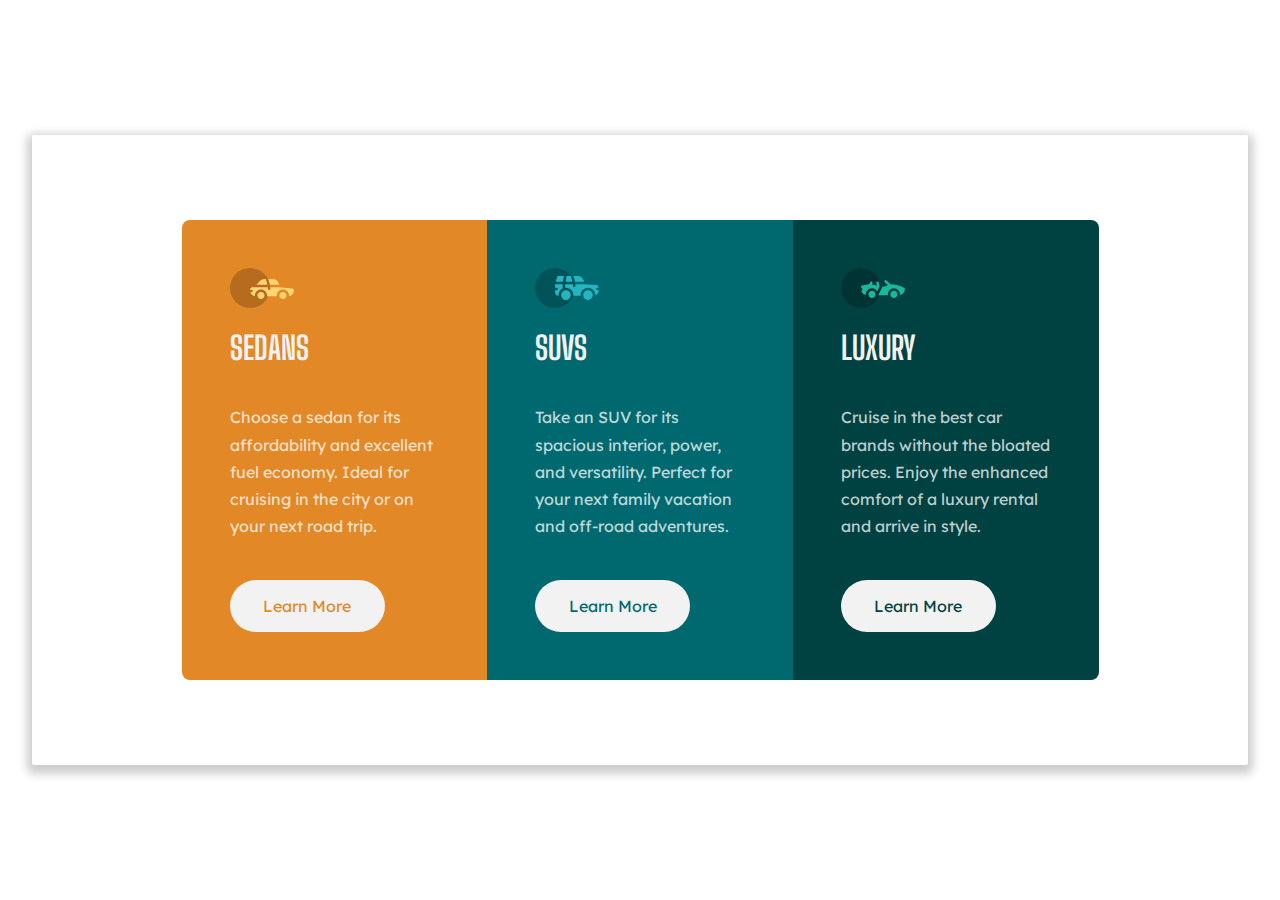
<file: 3-column-preview-card-component/index.html>
<!DOCTYPE html>
<html lang="en">
  <head>
    <meta charset="UTF-8" />
    <meta name="viewport" content="width=device-width, initial-scale=1.0" />
    <link
      href="https://fonts.googleapis.com/css?family=Big+Shoulders+Display:700"
      rel="stylesheet"
    />
    <link
      href="https://fonts.googleapis.com/css?family=Lexend+Deca:regular,"
      rel="stylesheet"
    />
    <link rel="icon" type="image/x-icon" href="./images/favicon-32x32.png" />
    <link rel="stylesheet" href="style.css" />
    <title>3-Column Preview Card Component</title>
  </head>
  <body>
    <main>
      <div class="box">
        <div class="cards-container">
          <div class="card orange-card">
            <img src="./images/icon-sedans.svg" alt="" />
            <h1>Sedans</h1>
            <p>
              Choose a sedan for its affordability and excellent fuel economy.
              Ideal for cruising in the city or on your next road trip.
            </p>
            <a href="/">Learn More</a>
          </div>
          <div class="card dark-cyan">
            <img src="./images/icon-suvs.svg" alt="" />
            <h1>SUVs</h1>
            <p>
              Take an SUV for its spacious interior, power, and versatility.
              Perfect for your next family vacation and off-road adventures.
            </p>
            <a href="/">Learn More</a>
          </div>
          <div class="card very-dark-cyan">
            <img src="./images/icon-luxury.svg" alt="" />
            <h1>Luxury</h1>
            <p>
              Cruise in the best car brands without the bloated prices. Enjoy
              the enhanced comfort of a luxury rental and arrive in style.
            </p>
            <a href="/">Learn More</a>
          </div>
        </div>
      </div>
    </main>
  </body>
</html>
</file>
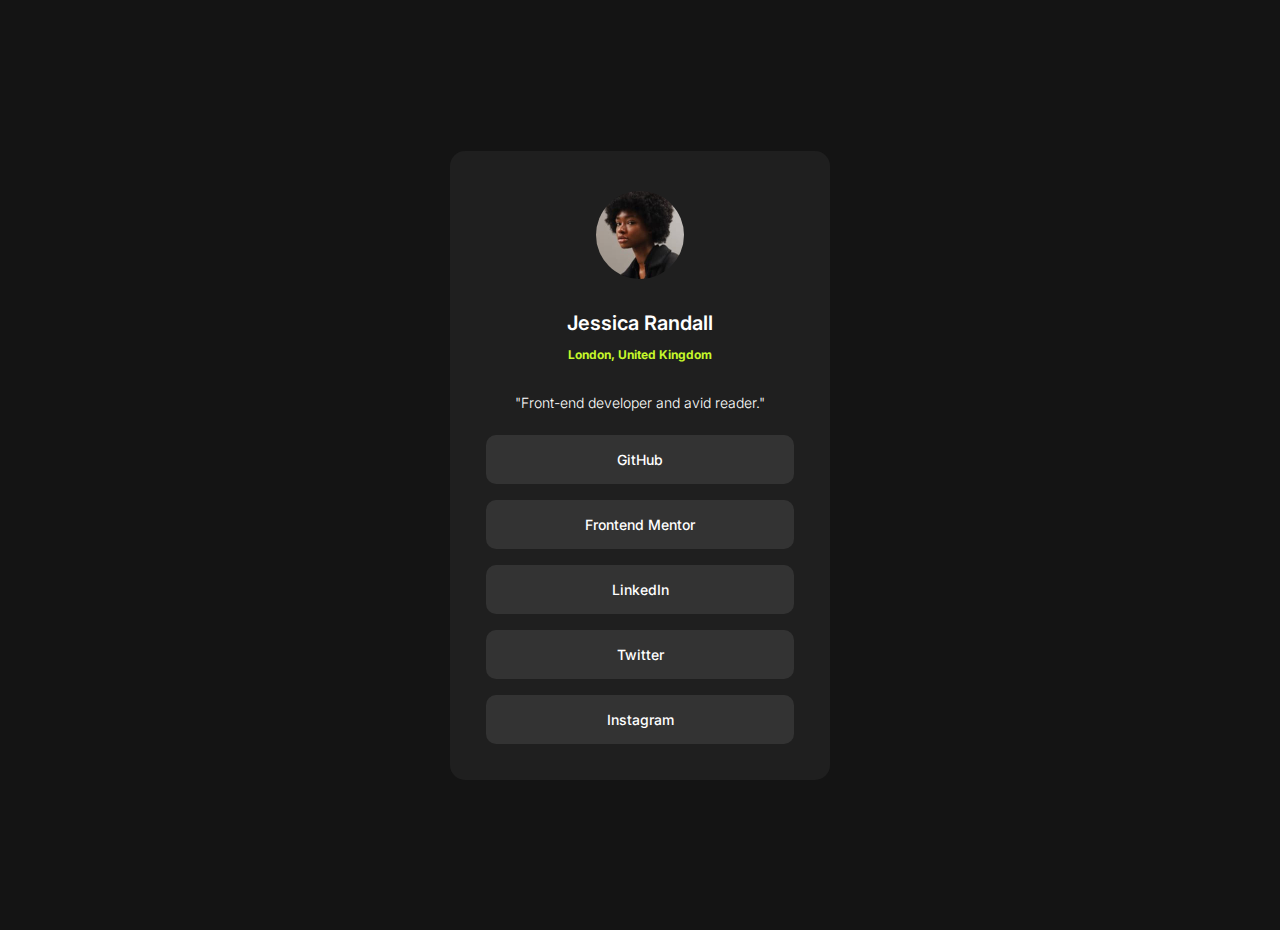
<file: Social-links-profile/index.html>
<!DOCTYPE html>
<html lang="en">
  <head>
    <meta charset="UTF-8" />
    <meta name="viewport" content="width=device-width, initial-scale=1.0" />
    <link rel="stylesheet" href="style.css" />
    <link
      href="https://fonts.googleapis.com/css?family=Inter:100,200,300,regular,500,600,700,800,900"
      rel="stylesheet"
    />
    <link
      rel="shortcut icon"
      href="./Images/favicon-32x32.png"
      type="image/x-icon"
    />
    <title>Document</title>
  </head>
  <body>
    <div class="card">
      <img src="./Images/avatar-jessica.jpeg" alt="girl" />

      <div class="text">
        <h1>Jessica Randall</h1>
        <h3>London, United Kingdom</h3>
        <p>"Front-end developer and avid reader."</p>
      </div>

      <div class="a-tab">
        <a
          href="https://github.com/rockxof"
          target="_blank"
          rel="noreferrer noopener"
          >GitHub</a
        >
        <a
          href="https://www.frontendmentor.io/profile/rockxof"
          target="_blank"
          rel="noreferrer noopener"
          >Frontend Mentor</a
        >
        <a
          href="https://www.linkedin.com/in/rockxofficial/"
          target="_blank"
          rel="noreferrer noopener"
          >LinkedIn</a
        >
        <a
          href="https://x.com/rock_xof"
          target="_blank"
          rel="noreferrer noopener"
          >Twitter</a
        >
        <a
          href="https://www.instagram.com/rock_x_official/"
          target="_blank"
          rel="noreferrer noopener"
          >Instagram</a
        >
      </div>
    </div>
  </body>
</html>
</file>
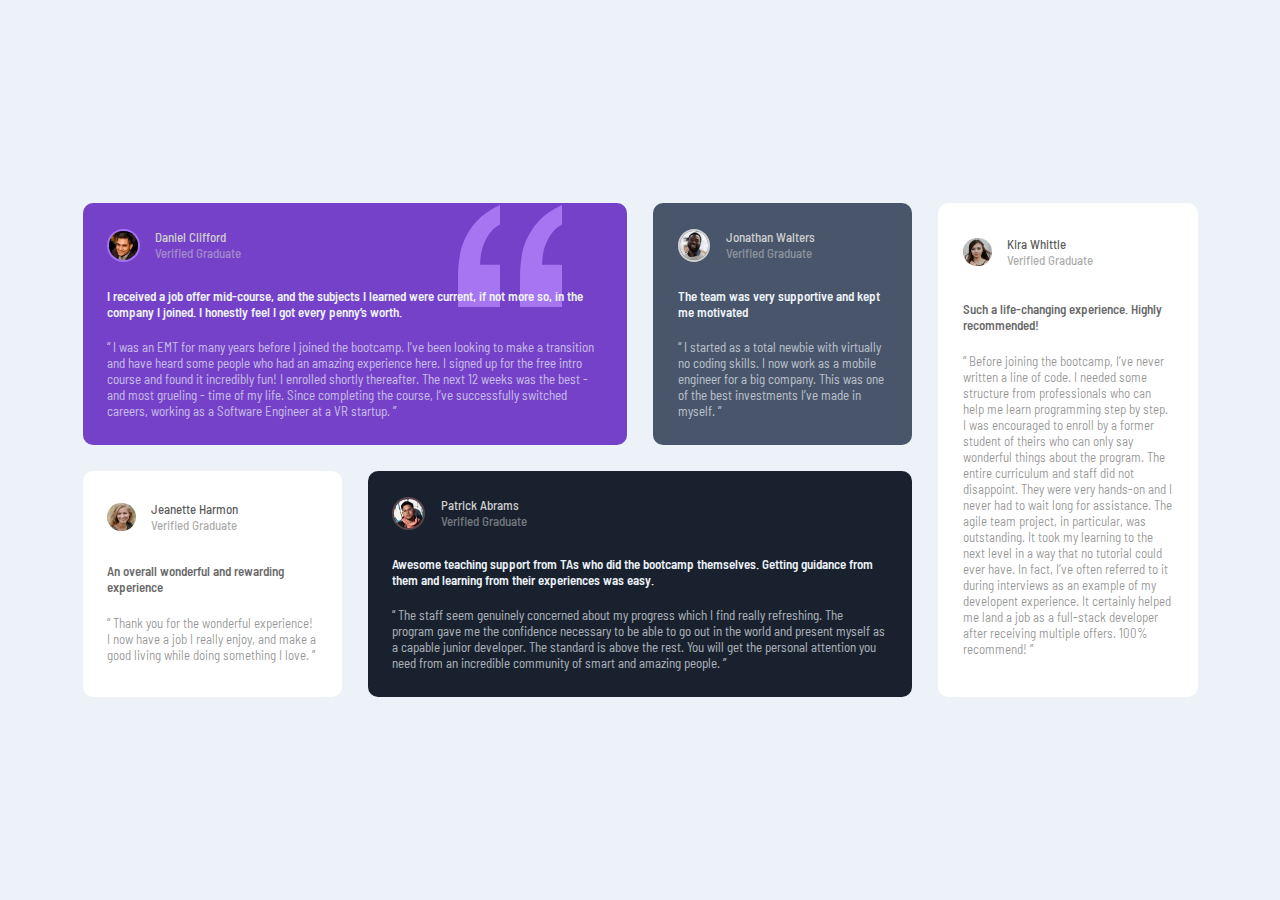
<file: Testimonials-grid-section/index.html>
<!DOCTYPE html>
<html lang="en">
  <head>
    <meta charset="UTF-8" />
    <meta name="viewport" content="width=device-width, initial-scale=1.0" />
    <link
      rel="shortcut icon"
      href="./images/favicon-32x32.png"
      type="image/x-icon"
    />
    <link rel="stylesheet" href="style.css" />
    <link
      href="https://fonts.googleapis.com/css?family=Barlow+Semi+Condensed:500,500italic,600,600italic"
      rel="stylesheet"
    />
    <title>Testimonials Grid Section</title>
  </head>
  <body>
    <main class="container">
      <div class="box box-1">
        <div class="box-head">
          <img class="profile-pic" src="./images/image-daniel.jpg" alt="" />
          <h1 class="heading">
            Daniel Clifford <br />
            <p>Verified Graduate</p>
          </h1>
        </div>
        <img
          class="quotation-img"
          src="./images/bg-pattern-quotation.svg"
          alt=""
        />

        <div class="review">
          <h2>
            I received a job offer mid-course, and the subjects I learned were
            current, if not more so, in the company I joined. I honestly feel I
            got every penny’s worth.
          </h2>

          <p>
            “ I was an EMT for many years before I joined the bootcamp. I’ve
            been looking to make a transition and have heard some people who had
            an amazing experience here. I signed up for the free intro course
            and found it incredibly fun! I enrolled shortly thereafter. The next
            12 weeks was the best - and most grueling - time of my life. Since
            completing the course, I’ve successfully switched careers, working
            as a Software Engineer at a VR startup. ”
          </p>
        </div>
      </div>

      <div class="box box-2">
        <div class="box-head">
          <img class="profile-pic" src="./images/image-jonathan.jpg" alt="" />
          <h1 class="heading">
            Jonathan Walters <br />
            <p>Verified Graduate</p>
          </h1>
        </div>

        <div class="review">
          <h2>The team was very supportive and kept me motivated</h2>

          <p>
            “ I started as a total newbie with virtually no coding skills. I now
            work as a mobile engineer for a big company. This was one of the
            best investments I’ve made in myself. ”
          </p>
        </div>
      </div>
      <div class="box box-3">
        <div class="box-head">
          <img class="profile-pic" src="./images/image-jeanette.jpg" alt="" />
          <h1 class="heading">
            Jeanette Harmon <br />
            <p>Verified Graduate</p>
          </h1>
        </div>

        <div class="review">
          <h2>An overall wonderful and rewarding experience</h2>

          <p>
            “ Thank you for the wonderful experience! I now have a job I really
            enjoy, and make a good living while doing something I love. ”
          </p>
        </div>
      </div>
      <div class="box box-4">
        <div class="box-head">
          <img class="profile-pic" src="./images/image-patrick.jpg" alt="" />
          <h1 class="heading">
            Patrick Abrams <br />
            <p>Verified Graduate</p>
          </h1>
        </div>

        <div class="review">
          <h2>
            Awesome teaching support from TAs who did the bootcamp themselves.
            Getting guidance from them and learning from their experiences was
            easy.
          </h2>

          <p>
            “ The staff seem genuinely concerned about my progress which I find
            really refreshing. The program gave me the confidence necessary to
            be able to go out in the world and present myself as a capable
            junior developer. The standard is above the rest. You will get the
            personal attention you need from an incredible community of smart
            and amazing people. ”
          </p>
        </div>
      </div>
      <div class="box box-5">
        <div class="box-head">
          <img class="profile-pic" src="./images/image-kira.jpg" alt="" />
          <h1 class="heading">
            Kira Whittle <br />
            <p>Verified Graduate</p>
          </h1>
        </div>

        <div class="review">
          <h2>Such a life-changing experience. Highly recommended!</h2>

          <p>
            “ Before joining the bootcamp, I’ve never written a line of code. I
            needed some structure from professionals who can help me learn
            programming step by step. I was encouraged to enroll by a former
            student of theirs who can only say wonderful things about the
            program. The entire curriculum and staff did not disappoint. They
            were very hands-on and I never had to wait long for assistance. The
            agile team project, in particular, was outstanding. It took my
            learning to the next level in a way that no tutorial could ever
            have. In fact, I’ve often referred to it during interviews as an
            example of my developent experience. It certainly helped me land a
            job as a full-stack developer after receiving multiple offers. 100%
            recommend! ”
          </p>
        </div>
      </div>
    </main>
  </body>
</html>
</file>
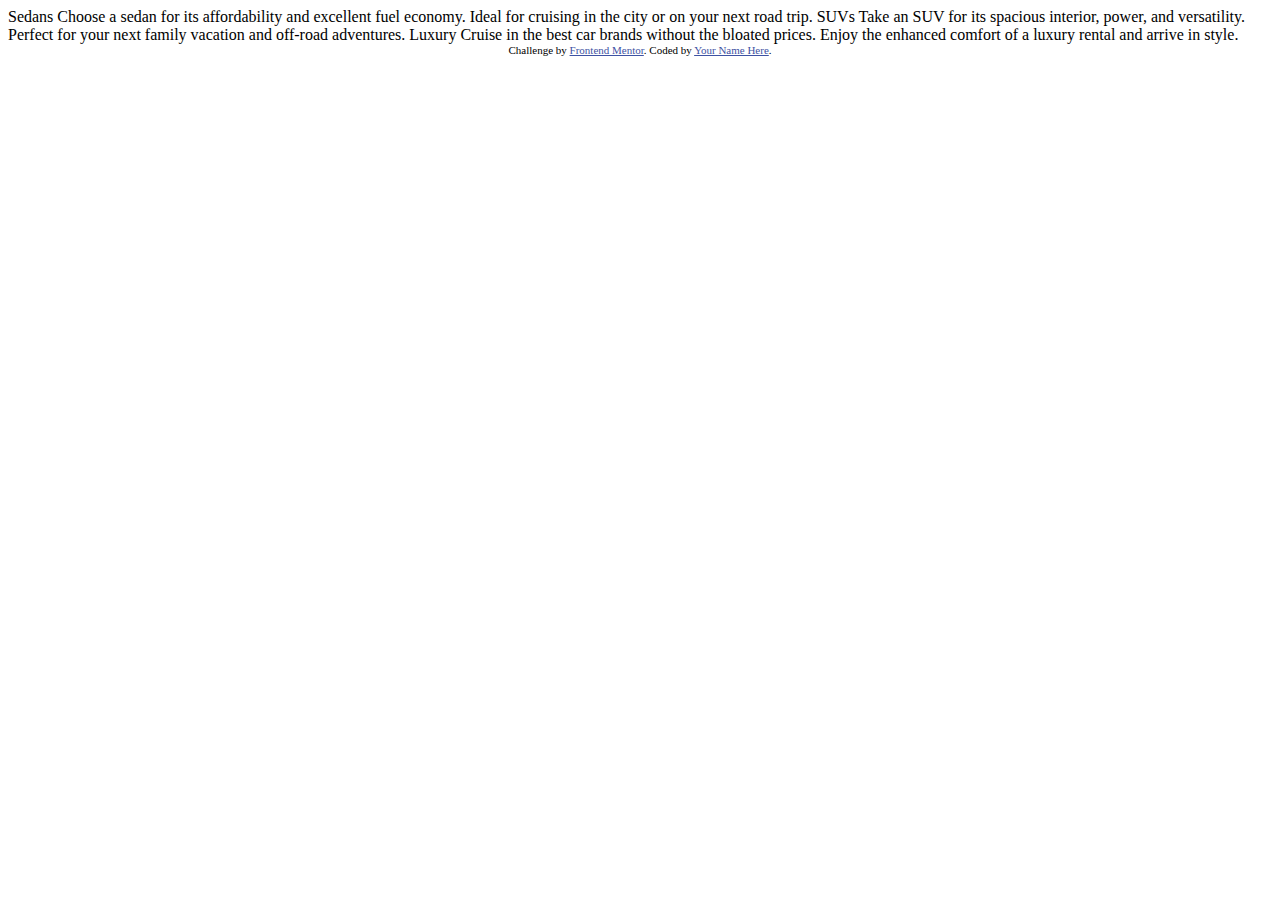
<file: 3-column-preview-card-component/3-column-preview-card-component-main/index.html>
<!DOCTYPE html>
<html lang="en">
  <head>
    <meta charset="UTF-8" />
    <meta name="viewport" content="width=device-width, initial-scale=1.0" />
    <!-- displays site properly based on user's device -->

    <link
      rel="icon"
      type="image/png"
      sizes="32x32"
      href="./images/favicon-32x32.png"
    />

    <title>Frontend Mentor | 3-column preview card component</title>

    <!-- Feel free to remove these styles or customise in your own stylesheet 👍 -->
    <style>
      .attribution {
        font-size: 11px;
        text-align: center;
      }
      .attribution a {
        color: hsl(228, 45%, 44%);
      }
    </style>
  </head>
  <body>
    Sedans Choose a sedan for its affordability and excellent fuel economy.
    Ideal for cruising in the city or on your next road trip. SUVs Take an SUV
    for its spacious interior, power, and versatility. Perfect for your next
    family vacation and off-road adventures. Luxury Cruise in the best car
    brands without the bloated prices. Enjoy the enhanced comfort of a luxury
    rental and arrive in style.

    <div class="attribution">
      Challenge by
      <a href="https://www.frontendmentor.io?ref=challenge" target="_blank"
        >Frontend Mentor</a
      >. Coded by <a href="#">Your Name Here</a>.
    </div>
  </body>
</html>
</file>
<file: 3-column-preview-card-component/style.css>
body {
  margin: 0;
}
main {
  background-color: white;
  min-height: 100vh;
  height: 100dvh;
  display: flex;
}

.box {
  background-color: white;
  width: 95%;
  min-height: 70%;
  display: flex;
  align-items: center;
  justify-content: center;
  border-radius: 2px;
  box-shadow: 0 4px 10px 5px rgb(0 0 0 / 20%);
  margin: auto;
}

.cards-container {
  color: white;
  margin: 1.5rem;
  display: flex;
  /* margin: auto; */
  /* flex-wrap: wrap; */
  border-radius: 8px;
  overflow: hidden;
  max-width: 917px;
}

a {
  display: inline-block;
  color: inherit;
  text-decoration: none;
  border: 0 solid;
  border-radius: 100px;
  padding: 1em 2.1em;
  font-family: "Lexend Deca", system-ui;
  margin-top: 1rem;
}

.cards-container h1 {
  text-transform: uppercase;
  /* font-size: 15px; */
  font-family: "Big Shoulders Display", system-ui;
  font-weight: 700;
  color: hsl(0, 0%, 95%);
}

.cards-container p {
  font-family: "Lexend Deca", system-ui;
  font-weight: 400;
  color: hsla(0, 0%, 100%, 0.75);
  line-height: 1.7;
  margin-bottom: 2.5rem;
}

.card {
  padding: 3rem;
  display: flex;
  flex-direction: column;
  width: 100%;
}

.card img {
  width: 4rem;
  height: 2.5rem;
}

.card a {
  margin-top: auto;
  margin-right: auto;
}

.orange-card {
  background-color: hsl(31, 77%, 52%);
  /* border-radius: 8px 8px 0 0; */
}
.orange-card a {
  color: hsl(31, 77%, 52%);
  background-color: hsl(0, 0%, 95%);
}

.dark-cyan {
  background-color: hsl(184, 100%, 22%);
}

.dark-cyan a {
  color: hsl(184, 100%, 22%);
  background-color: hsl(0, 0%, 95%);
}

.very-dark-cyan {
  background-color: hsl(179, 100%, 13%);
  /* border-radius: 0 0 8px 8px; */
}

.very-dark-cyan a {
  color: hsl(179, 100%, 13%);
  background-color: hsl(0, 0%, 95%);
}

@media (width < 868px) {
  .box{
    box-shadow: none;
    min-height: unset;
  }
  .cards-container {
    margin-block: 2rem;
    flex-wrap: wrap;
    max-width: 375px;
  }
}
</file>
<file: Social-links-profile/style.css>
* {
  margin: 0;
}
html,
body {
  background-color: hsl(0, 0%, 8%);
  font-family: "Inter";
}

body {
  padding: 15px 10px;
  display: flex;
  align-items: center;
  justify-content: center;
  min-height: 100vh;
}

.card {
  background-color: hsl(0, 0%, 12%);
  border-radius: 15px;
  width: 380px;
  display: flex;
  flex-direction: column;
  align-items: center;
  padding-inline: 36px;
  box-sizing: border-box;
}

.card img {
  height: 88px;
  width: 88px;
  border-radius: 50%;
  margin-block: 2.5rem 2rem;
}

.text {
  color: hsl(0, 0%, 100%);
  text-align: center;
}

.text h1 {
  font-size: 20px;
  margin-bottom: 12px;
  font-weight: 600;
}
.text h3 {
  color: hsl(75, 94%, 57%);
  font-size: 12px;
}

.text p {
  font-weight: 300;
  font-size: 14px;
  margin-block: 2rem 1.5rem;
}

.a-tab {
  display: flex;
  flex-direction: column;
  gap: 1rem;
  margin-bottom: 2.25rem;
  width: 100%;
}

.a-tab a:hover {
  background-color: hsl(75, 94%, 57%);
  color: black;
}
.a-tab a {
  text-decoration: none;
  color: hsl(0, 0%, 100%);
  background-color: hsl(0, 0%, 20%);
  text-align: center;
  border-radius: 10px;
  font-weight: 500;
  padding-block: 1rem;
  font-size: 14px;
}

@media (width > 500px) {
  body {
    min-height: 100vh;
    display: flex;
    justify-content: center;
    align-items: center;
  }
}
</file>
<file: Testimonials-grid-section/style.css>
* {
  font-size: 13px;
  font-family: "Barlow Semi Condensed";
  margin: 0;
}

html,
body {
  background-color: #ecf2f7;
  /* color: white; */
}

.container {
  margin-block: 5rem;
  padding-inline: 1.8rem;
  display: grid;
  gap: 2rem;
}
.box {
  display: grid;
  position: relative;
  row-gap: 2rem;
  color: hsl(0, 0%, 81%);
  border-radius: 10px;
  padding: 2rem 3rem;
}

.profile-pic {
  width: 2.2rem;
  border-radius: 50%;
}

.box-1 .profile-pic {
  border: 2px solid hwb(263 45% 5%);
}

.box-1 {
  background-color: #7541c8;
  /* grid-template-columns: 1fr; */
}

.box-head {
  display: flex;
  gap: 1.2rem;
  align-items: center;
}
h1 {
  font-weight: 500;
}
.heading p {
  opacity: 50%;
}

.quotation-img {
  max-width: 32%;
  position: absolute;
  right: 2rem;
  top: 2px;
}

.review {
  z-index: 1;
  color: hsl(210, 46%, 95%);
}

.review h2 {
  font-weight: 600;
  margin-bottom: 1.5rem;
}

.review p {
  opacity: 70%;
}

.box-2 {
  background-color: hsl(217, 19%, 35%);
}

.box-2 .profile-pic {
  border: 2px solid;
}

.box-3,
.box-5 {
  background-color: hsl(0, 0%, 100%);
  color: rgba(0, 0, 0, 0.664);
}

.box-3 .review {
  color: rgba(0, 0, 0, 0.603);
}

.box-4 {
  background-color: hsl(219, 29%, 14%);
}

.box-4 .profile-pic {
  border: 2px solid #ed8e8650;
}

.box-5 .review {
  color: rgba(0, 0, 0, 0.603);
}

@media (width > 550px) {
  .box-1 {
    grid-column: span 2;
  }

  .box-5 {
    grid-row: 2/4;
    grid-column: 2;
  }

  .box-4 {
    grid-column: span 2;
  }
}

@media (width > 1020px) {
  body {
    min-height: 100vh;
    align-content: center;
  }
  .container {
    grid-template-columns: repeat(4, 1fr);
    max-width: 1115px;
    margin-inline: auto;
  }

  .box {
    padding-inline: 1.9rem;
  }

  .quotation-img {
    right: 5rem;
  }

  .box-1 {
    grid-column: span 2;
  }

  .box-4 {
    grid-column: 2/4;
  }

  .box-5 {
    grid-column: 4;
    grid-row: 1/3;
  }
}
</file>
